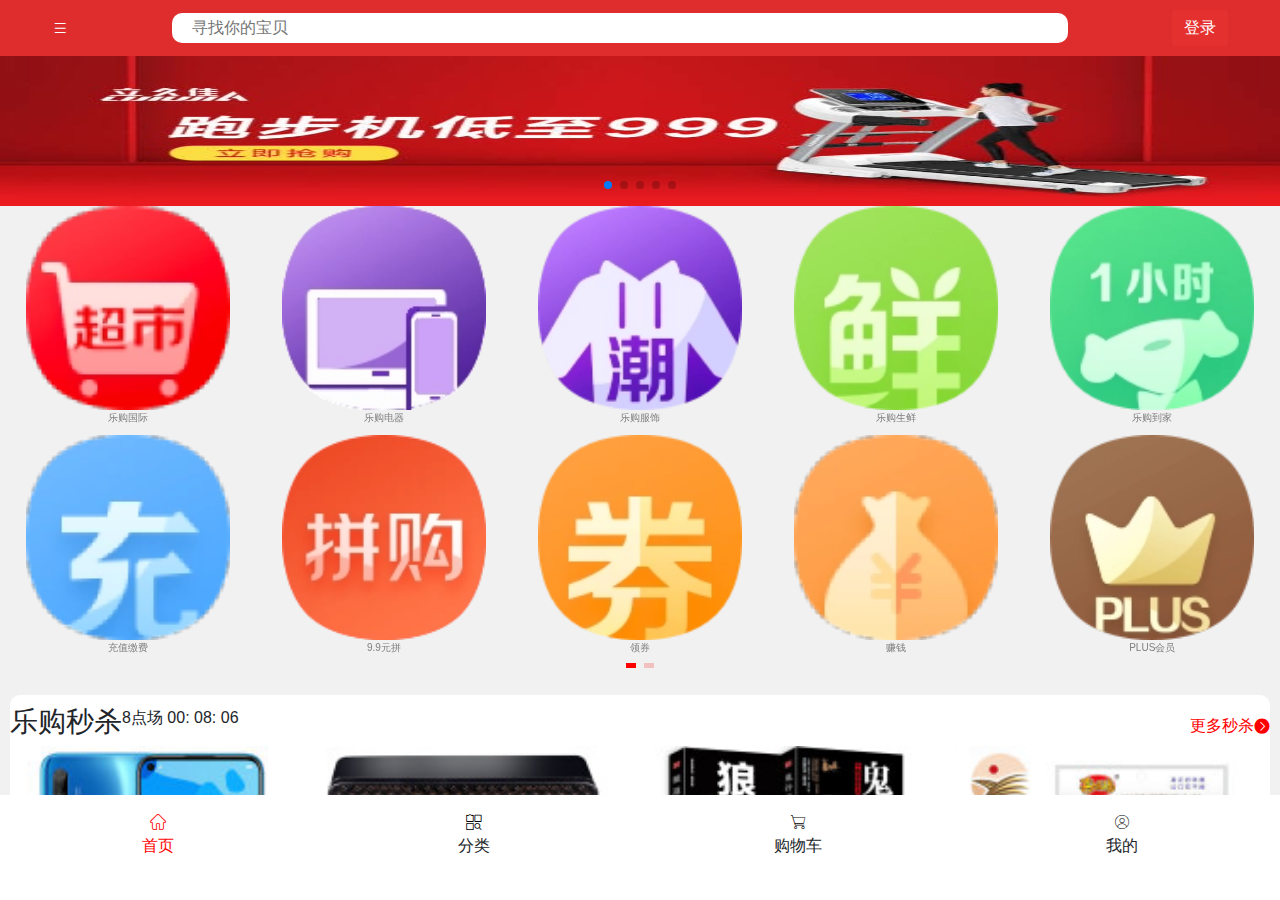
<file: index.html>
<!DOCTYPE html>
<html lang="en">

<head>
    <meta charset="UTF-8">
    <meta name="viewport" content="width=device-width, initial-scale=1.0">
    <meta http-equiv="X-UA-Compatible" content="ie=edge">
    <title>首页</title>
    <!-- 引入reset.css -->
    <link rel="stylesheet" href="./css/reset.css">
    <!-- common -->
    <link rel="stylesheet" href="./css/common.css">
    <!-- swiper.min.css -->
    <link rel="stylesheet" href="./lib/swiper5/css/swiper.min.css">
    <!-- inconfont.css -->
    <link rel="stylesheet" href="./lib/iconfont/iconfont.css">
    <!-- index.css -->
    <link rel="stylesheet" href="./css/index.css">
    <link rel="stylesheet" href="./lib/bootstrap.min - 副本.css">
</head>

<body>
    <!-- 头部 -->
    <header>
        <div>
            <!-- <img src="./image/more.svg" alt=""> -->
            <span class="iconfont icon-caidan"></span>
            <input type="search" name="" id="" placeholder="寻找你的宝贝">
            <!-- <a href="#" class="btn btn-primary" data-toggle="modal" data-target="#exampleModalScrollable">登录 -->
                <!-- Button trigger modal -->
                <button type="button" class="btn btn-primary" data-toggle="modal" data-target="#staticBackdrop">
                 登录
                </button>



                <div class="modal fade" id="staticBackdrop" data-backdrop="static" tabindex="-1" role="dialog"
                    aria-labelledby="staticBackdropLabel" aria-hidden="true">
                    <div class="modal-dialog" role="document">
                        <div class="modal-content">
                            <div class="modal-header">
                                <!-- <h5 class="modal-title" id="staticBackdropLabel">Modal title</h5> </a> -->
                                <button type="button" class="close" data-dismiss="modal" aria-label="Close">
                                    <span aria-hidden="true">&times;</span>
                                </button>
                            </div>
                            <form id="form1" action="">
                                <p>用户名</p>
                                <input type="text">
                                <p>密码</p>
                                <input type="text">
                            </form>
                            <div class="modal-footer">
                                <button type="button" class="btn btn-secondary" data-dismiss="modal">关闭</button>
                                <button type="button" class="btn btn-primary">登录</button>
                            </div>
                        </div>
                    </div>
                </div>

           
        </div>
    </header>
    <!-- 内容 -->
    <main>
        <!-- Swiper 图片 -->

        <div class="swiper-container swiper1 nav">
            <div class="swiper-wrapper">
                <div class="swiper-slide">
                    <img src="./image/banner02.dpg" alt="">
                </div>
                <div class="swiper-slide">
                    <img src="./image/banner03.jpg" alt="">
                </div>
                <div class="swiper-slide">
                    <img src="./image/banner04.dpg" alt="">
                </div>
                <div class="swiper-slide">
                    <img src="./image/banner05.dpg" alt="">
                </div>
                <div class="swiper-slide">
                    <img src="./image/banner06.dpg" alt="">
                </div>
            </div>
            <div class="swiper-pagination"></div>
        </div>
        <!-- 菜单栏 滚动-->
        <div class="out-mune">
            <div class="swiper-container swiper2 nav">
                <div class="swiper-wrapper">
                    <div class="swiper-slide">
                        <ul class="nav-container">
                            <li class="nav-item">
                                <a href="#">
                                    <img src="./image/nav-icon-01.webp" alt="">
                                    <span>乐购国际</span>
                                </a>
                            </li>
                            <li class="nav-item">
                                <a href="#">
                                    <img src="./image/nav-icon-02.webp" alt="">
                                    <span>乐购电器</span>
                                </a>
                            </li>
                            <li class="nav-item">
                                <a href="#">
                                    <img src="./image/nav-icon-03.webp" alt="">
                                    <span>乐购服饰</span>
                                </a>
                            </li>
                            <li class="nav-item">
                                <a href="#">
                                    <img src="./image/nav-icon-04.webp" alt="">
                                    <span>乐购生鲜</span>
                                </a>
                            </li>
                            <li class="nav-item">
                                <a href="#">
                                    <img src="./image/nav-icon-05.webp" alt="">
                                    <span>乐购到家</span>
                                </a>
                            </li>
                        </ul>
                        <ul class="nav-container">
                            <li class="nav-item">
                                <a href="#">
                                    <img src="./image/nav-icon-06.webp" alt="">
                                    <span>充值缴费</span>
                                </a>
                            </li>
                            <li class="nav-item">
                                <a href="#">
                                    <img src="./image/nav-icon-07.webp" alt="">
                                    <span>9.9元拼</span>
                                </a>
                            </li>
                            <li class="nav-item">
                                <a href="#">
                                    <img src="./image/nav-icon-08.webp" alt="">
                                    <span>领券</span>
                                </a>
                            </li>
                            <li class="nav-item">
                                <a href="#">
                                    <img src="./image/nav-icon-09.webp" alt="">
                                    <span>赚钱</span>
                                </a>
                            </li>
                            <li class="nav-item">
                                <a href="#">
                                    <img src="./image/nav-icon-10.webp" alt="">
                                    <span>PLUS会员</span>
                                </a>
                            </li>

                        </ul>
                    </div>

                    <div class="swiper-slide">
                        <ul class="nav-container">
                            <li class="nav-item">
                                <a href="#">
                                    <img src="./image/nav-icon-11.webp" alt="">
                                    <span>乐购国际</span>
                                </a>
                            </li>
                            <li class="nav-item">
                                <a href="#">
                                    <img src="./image/nav-icon-12.webp" alt="">
                                    <span>乐购拍卖</span>
                                </a>
                            </li>
                            <li class="nav-item">
                                <a href="#">
                                    <img src="./image/nav-icon-13.webp" alt="">
                                    <span>唯品会</span>
                                </a>
                            </li>
                            <li class="nav-item">
                                <a href="#">
                                    <img src="./image/nav-icon-14.webp" alt="">
                                    <span>玩3c</span>
                                </a>
                            </li>
                            <li class="nav-item">
                                <a href="#">
                                    <img src="./image/nav-icon-15.webp" alt="">
                                    <span>沃尔玛</span>
                                </a>
                            </li>

                        </ul>
                        <ul class="nav-container">
                            <li class="nav-item">
                                <a href="#">
                                    <img src="./image/nav-icon-16.webp" alt="">
                                    <span>美妆馆</span>
                                </a>
                            </li>
                            <li class="nav-item">
                                <a href="#">
                                    <img src="./image/nav-icon-17.webp" alt="">
                                    <span>乐购旅行</span>
                                </a>
                            </li>
                            <li class="nav-item">
                                <a href="#">
                                    <img src="./image/nav-icon-18.webp" alt="">
                                    <span>拍拍二手</span>
                                </a>
                            </li>
                            <li class="nav-item">
                                <a href="#">
                                    <img src="./image/nav-icon-19.webp" alt="">
                                    <span>物流查询</span>
                                </a>
                            </li>
                            <li class="nav-item">
                                <a href="#">
                                    <img src="./image/nav-icon-20.webp" alt="">
                                    <span>全部</span>
                                </a>
                            </li>

                        </ul>
                    </div>

                </div>
                <div class="swiper-pagination"></div>
            </div>

        </div>
        <!-- 乐购秒杀 -->
        <div class="out-sec">
            <div class="seckill">
                <div class="time">
                    <h3>乐购秒杀</h3>
                    <p>
                        <span>8点场</span>
                        <span>00:</span>
                        <span>08:</span>
                        <span>06</span>
                    </p>
                    <a href="#">更多秒杀<span class="iconfont icon-youjiantou-tianchong"></span></a>
                </div>
                <ul>
                    <li><a href="#"><img src="./image/seckill-img01.dpg" alt=""></a>
                        <p><span class="c-red">￥1699</span><del>￥2699</del></p>
                    </li>
                    <li>
                        <a href="#"><img src="./image/seckill-img02.dpg" alt=""></a>
                        <p><span class="c-red">￥1699</span><del>￥2699</del></p>
                    </li>
                    <li> <a href="#"><img src="./image/seckill-img03.dpg" alt=""></a>
                        <p><span class="c-red">￥1699</span><del>￥2699</del></p>
                    </li>
                    <li> <a href="#"><img src="./image/seckill-img04.dpg" alt=""></a>
                        <p><span class="c-red">￥1699</span><del>￥2699</del></p>
                    </li>
                </ul>
            </div>
            <!-- 新人 -->
            <p class="new">
                <a href="#"><img src="./image/new-user01.dpg" alt=""></a>
                <a href="#"><img src="./image/new-user02.dpg" alt=""></a>
            </p>
            <!-- 每日逛 -->
            <p class="tit-img">
                <img src="./image/daily-shopping-title-img.dpg" alt="">
            </p>
            <div class="day-cont">
                <ul>
                    <li>
                        <h4>免息星球</h4>
                        <span>白条免息购</span>
                        <a href="#"><img src="./image/daily-shopping-img01.dpg" alt=""></a>
                    </li>
                    <li>
                        <h4>免息星球</h4>
                        <span>白条免息购</span>
                        <a href="#"><img src="./image/daily-shopping-img02.dpg" alt=""></a>
                    </li>
                    <li>
                        <h4>免息星球</h4>
                        <span>白条免息购</span>
                        <a href="#"><img src="./image/daily-shopping-img03.dpg" alt=""></a>
                    </li>
                    <li>
                        <h4>免息星球</h4>
                        <span>白条免息购</span>
                        <a href="#"><img src="./image/daily-shopping-img04.dpg" alt=""></a>
                    </li>
                    <li>
                        <h4>免息星球</h4>
                        <span>白条免息购</span>
                        <a href="#"><img src="./image/daily-shopping-img05.dpg" alt=""></a>
                    </li>
                    <li>
                        <h4>免息星球</h4>
                        <span>白条免息购</span>
                        <a href="#"><img src="./image/daily-shopping-img06.dpg" alt=""></a>
                    </li>
                    <li>
                        <h4>免息星球</h4>
                        <span>白条免息购</span>
                        <a href="#"><img src="./image/daily-shopping-img07.dpg" alt=""></a>
                    </li>
                    <li>
                        <h4>免息星球</h4>
                        <span>白条免息购</span>
                        <a href="#"><img src="./image/daily-shopping-img08.dpg" alt=""></a>
                    </li>
                </ul>
            </div>
            <!-- 乐购快报 -->
            <!-- <div class="bulletin ">
                <h4>乐购快报</h4>
                <div class="bull-cont">

                    <div class="swiper-container swiper3 nav">
                        <div class="swiper-wrapper">
                            <div class="swiper-slide">
                                <span>HTO01</span>
                                学习烘焙很简单 入门工具要必备哈哈哈哈哈哈哈
                            </div>
                            <div class="swiper-slide">
                                <span>HTO02</span>
                                学习烘焙很简单 入门工具要必备哈哈哈哈哈哈哈
                            </div>
                            <div class="swiper-slide">
                                <span>HTO03</span>
                                学习烘焙很简单 入门工具要必备哈哈哈哈哈哈哈
                            </div>




                        </div>
                    </div>


                </div>
                <a href="#">|更多</a>
            </div> -->

            <div class="bulletion">
                <div class="bulletion-title">
                    乐购快报
                </div>
                <div class="bulletion-content">
                    <div class="swiper-container swiper3">
                        <div class="swiper-wrapper">
                            <div class="swiper-slide">
                                <span>HOT01</span>
                                学习烘焙很简单 入门工具要必备哈哈哈哈哈哈哈
                            </div>
                            <div class="swiper-slide">
                                <span>HOT02</span>
                                学习烘焙很简单 入门工具要必备哈哈哈哈哈哈哈
                            </div>
                            <div class="swiper-slide">
                                <span>HOT03</span>
                                学习烘焙很简单 入门工具要必备哈哈哈哈哈哈哈
                            </div>
                        </div>
                    </div>
                </div>

                <div class="bulletion-more">
                    |更多
                </div>
            </div>
            <!-- 为你推荐 -->
            <div class="re-img"><img src="./image/recommend-title-img.png" alt=""></div>

            <!-- product -->
            <ul class="product">
                <li>
                    <a href="#">
                        <img src="./image/recommend-list-img01.webp" alt="">
                    </a>
                    <p class="pr-text">
                        野狼军表钢带手表男士机械表 瑞士原装机械机芯 防水透底潜水表双历夜光
                        商务男士蓝黑綠水鬼手表V5.1 本色蓝面款-蓝光（晒单赠尼龙表带）
                    </p>
                    <p class="price">
                        <span class="c-red">￥3888</span>
                        <span class="similarity">找相似</span>
                    </p>
                </li>
                <li>
                    <a href="#">
                        <img src="./image/recommend-list-img02.webp" alt="">
                    </a>
                    <p class="pr-text">
                        野狼军表钢带手表男士机械表 瑞士原装机械机芯 防水透底潜水表双历夜光
                        商务男士蓝黑綠水鬼手表V5.1 本色蓝面款-蓝光（晒单赠尼龙表带）
                    </p>
                    <p class="price">
                        <span class="c-red">￥3888</span>
                        <span class="similarity">找相似</span>
                    </p>
                </li>
                <li>
                    <a href="#">
                        <img src="./image/recommend-list-img03.webp" alt="">
                    </a>
                    <p class="pr-text">
                        野狼军表钢带手表男士机械表 瑞士原装机械机芯 防水透底潜水表双历夜光
                        商务男士蓝黑綠水鬼手表V5.1 本色蓝面款-蓝光（晒单赠尼龙表带）
                    </p>
                    <p class="price">
                        <span class="c-red">￥3888</span>
                        <span class="similarity">找相似</span>
                    </p>
                </li>
                <li>
                    <a href="#">
                        <img src="./image/recommend-list-img04.webp" alt="">
                    </a>
                    <p class="pr-text">
                        野狼军表钢带手表男士机械表 瑞士原装机械机芯 防水透底潜水表双历夜光
                        商务男士蓝黑綠水鬼手表V5.1 本色蓝面款-蓝光（晒单赠尼龙表带）
                    </p>
                    <p class="price">
                        <span class="c-red">￥3888</span>
                        <span class="similarity">找相似</span>
                    </p>
                </li>
                <li>
                    <a href="#">
                        <img src="./image/recommend-list-img05.webp" alt="">
                    </a>
                    <p class="pr-text">
                        野狼军表钢带手表男士机械表 瑞士原装机械机芯 防水透底潜水表双历夜光
                        商务男士蓝黑綠水鬼手表V5.1 本色蓝面款-蓝光（晒单赠尼龙表带）
                    </p>
                    <p class="price">
                        <span class="c-red">￥3888</span>
                        <span class="similarity">找相似</span>
                    </p>
                </li>
                <li>
                    <a href="#">
                        <img src="./image/recommend-list-img06.webp" alt="">
                    </a>
                    <p class="pr-text">
                        野狼军表钢带手表男士机械表 瑞士原装机械机芯 防水透底潜水表双历夜光
                        商务男士蓝黑綠水鬼手表V5.1 本色蓝面款-蓝光（晒单赠尼龙表带）
                    </p>
                    <p class="price">
                        <span class="c-red">￥3888</span>
                        <span class="similarity">找相似</span>
                    </p>
                </li>
            </ul>

            <!-- 底线 -->
            <div class="bottom-line">
                <div class="b-line"></div>
                <div>我也是有底线的</div>
                <div class="b-line"></div>
            </div>
        </div>
    </main>
    <!-- 页脚 -->
    <footer>
        <ul>
            <li class="cur">
                <a class="cur" href="./index.html"> <span class="iconfont icon-ziyuan"></span>

                </a>
                <p>首页</p>
            </li>
            <li>
                <a href="./classify.html"> <span class="iconfont icon-fenlei"></span>

                </a>
                <p>分类</p>
            </li>
            <li>
                <a href="./shop-car.html"><span class="iconfont icon-gouwuche"></span>

                </a>
                <p>购物车</p>
            </li>
            <li>
                <a href="./my.html"><span class="iconfont icon-wode"></span>

                </a>
                <p>我的</p>
            </li>
        </ul>

    </footer>
</body>

</html>
<!-- jq -->

<script src="./lib/jquery.js"></script>
<script src="./js/common.js"></script>


<script src="./lib/popper.min - 副本.js"></script>
<script src="./lib/bootstrap.min - 副本.js"></script>
<!-- swiper.min.js -->
<script src="./lib/swiper5/js/swiper.min.js"></script>
<!-- index.js -->
<script src="./js/index.js"></script>
</file>
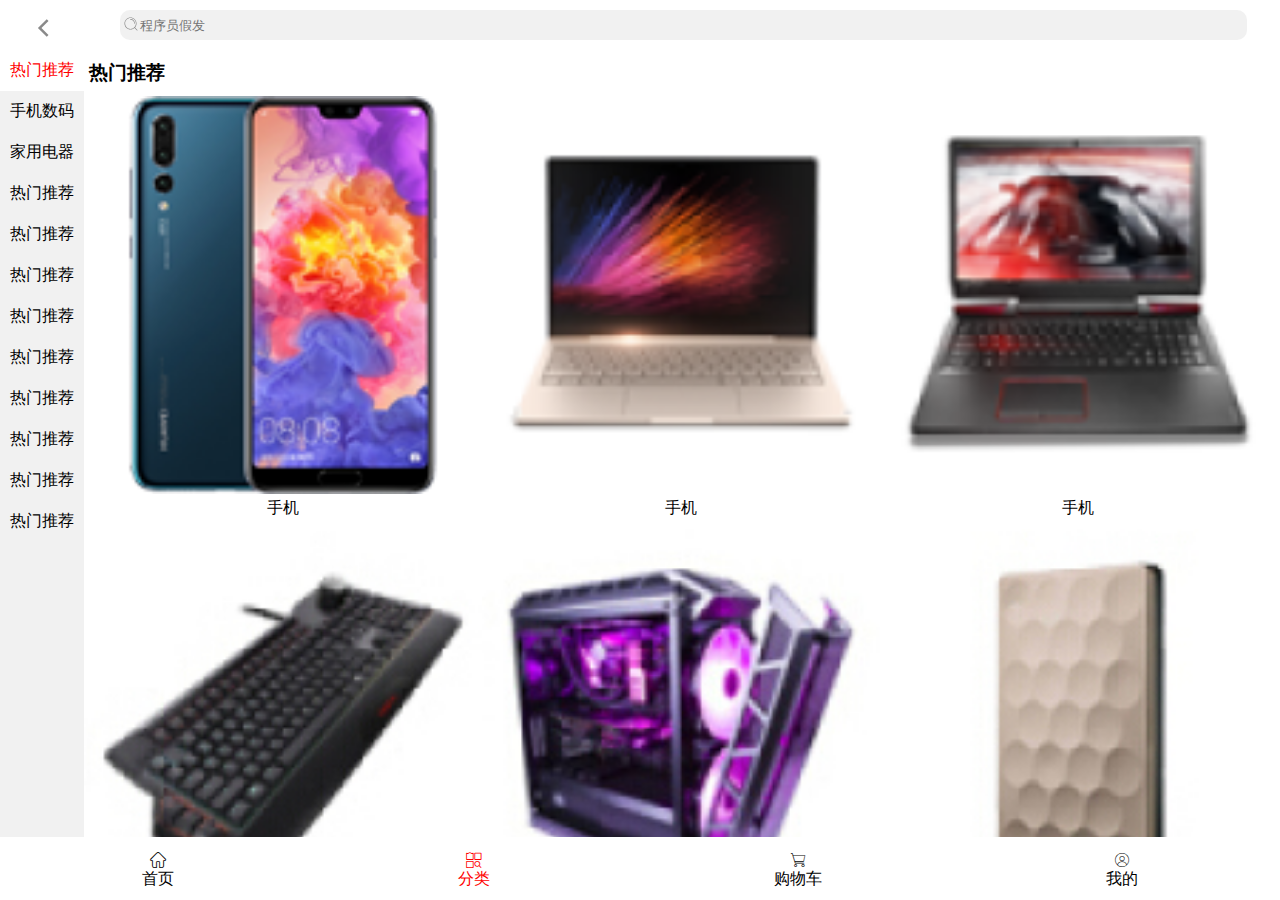
<file: classify.html>
<!DOCTYPE html>
<html lang="en">

<head>
    <meta charset="UTF-8">
    <meta name="viewport" content="width=device-width, initial-scale=1.0">
    <meta http-equiv="X-UA-Compatible" content="ie=edge">
    <title>分类</title>
    <!-- 引入reset.css -->
    <link rel="stylesheet" href="./css/reset.css">
    <!-- common -->
    <link rel="stylesheet" href="./css/common.css">

    <!-- inconfont.css -->
    <link rel="stylesheet" href="./lib/iconfont/iconfont.css">
    <!-- classify.css -->
    <link rel="stylesheet" href="./css/classify.css">
</head>

<body>
    <!-- 头部 -->
    <header>
        <div>
            <img src="./image/left.svg" alt="">

            <input type="search" name="" id="" placeholder="程序员假发">
        </div>
    </header>
    <!-- main -->
    <main class="main">
        <ul class="left">
            <li class="active">
                <a class="active1" href="#list1">热门推荐</a>
            </li>
            <li>
                <a href="#list2">手机数码</a>
            </li>
            <li> <a href="#list3">家用电器</a></li>
            <li> <a href="#">热门推荐</a></li>
            <li> <a href="#">热门推荐</a></li>
            <li> <a href="#">热门推荐</a></li>
            <li> <a href="#">热门推荐</a></li>
            <li> <a href="#">热门推荐</a></li>
            <li> <a href="#">热门推荐</a></li>
            <li> <a href="#">热门推荐</a></li>
            <li> <a href="#">热门推荐</a></li>
            <li> <a href="#">热门推荐</a></li>
        </ul>
        <div class="right">

            <div id="list1" class="active2">
                <h3>热门推荐</h3>
                <ul>
                    <li>
                        <a href="#"><img src="./image/cagegory-img01.png" alt=""></a>
                        <span>手机</span>

                    </li>
                    <li><a href="#"><img src="./image/cagegory-img02.png" alt=""></a>
                        <span>手机</span></li>
                    <li><a href="#"><img src="./image/cagegory-img03.png" alt=""></a>
                        <span>手机</span></li>
                    <li><a href="#"><img src="./image/cagegory-img04.png" alt=""></a>
                        <span>手机</span></li>
                    <li><a href="#"><img src="./image/cagegory-img05.png" alt=""></a>
                        <span>手机</span></li>
                    <li><a href="#"><img src="./image/cagegory-img06.png" alt=""></a>
                        <span>手机</span></li>
                    <li><a href="#"><img src="./image/cagegory-img07.png" alt=""></a>
                        <span>手机</span></li>
                    <li><a href="#"><img src="./image/cagegory-img08.png" alt=""></a>
                        <span>手机</span></li>
                    <li><a href="#"><img src="./image/cagegory-img09.png" alt=""></a>
                        <span>手机</span></li>
                </ul>


            </div>

            <div id="list2">
                <h3>手机数码</h3>
                <ul>
                    <li>
                        <a href="#"><img src="./image/cagegory-img01.png" alt=""></a>
                        <span>手机</span>

                    </li>
                    <li><a href="#"><img src="./image/cagegory-img02.png" alt=""></a>
                        <span>手机</span></li>
                    <li><a href="#"><img src="./image/cagegory-img03.png" alt=""></a>
                        <span>手机</span></li>
                    <li><a href="#"><img src="./image/cagegory-img04.png" alt=""></a>
                        <span>手机</span></li>
                    <li><a href="#"><img src="./image/cagegory-img05.png" alt=""></a>
                        <span>手机</span></li>
                    <li><a href="#"><img src="./image/cagegory-img06.png" alt=""></a>
                        <span>手机</span></li>
                    <li><a href="#"><img src="./image/cagegory-img07.png" alt=""></a>
                        <span>手机</span></li>
                    <li><a href="#"><img src="./image/cagegory-img08.png" alt=""></a>
                        <span>手机</span></li>
                    <li><a href="#"><img src="./image/cagegory-img09.png" alt=""></a>
                        <span>手机</span></li>
                </ul>

            </div>

            <div id="list3">
                <h3>家用电器</h3>
                <ul>
                    <li>
                        <a href="#"><img src="./image/cagegory-img01.png" alt=""></a>
                        <span>手机</span>

                    </li>
                    <li><a href="#"><img src="./image/cagegory-img02.png" alt=""></a>
                        <span>手机</span></li>
                    <li><a href="#"><img src="./image/cagegory-img03.png" alt=""></a>
                        <span>手机</span></li>
                    <li><a href="#"><img src="./image/cagegory-img04.png" alt=""></a>
                        <span>手机</span></li>
                    <li><a href="#"><img src="./image/cagegory-img05.png" alt=""></a>
                        <span>手机</span></li>
                    <li><a href="#"><img src="./image/cagegory-img06.png" alt=""></a>
                        <span>手机</span></li>
                    <li><a href="#"><img src="./image/cagegory-img07.png" alt=""></a>
                        <span>手机</span></li>
                    <li><a href="#"><img src="./image/cagegory-img08.png" alt=""></a>
                        <span>手机</span></li>
                    <li><a href="#"><img src="./image/cagegory-img09.png" alt=""></a>
                        <span>手机</span></li>
                </ul>

            </div>

        </div>
    </main>

    <!-- 页脚 -->
    <footer>
        <ul>
            <li>
                <a  href="./index.html"> <span class="iconfont icon-ziyuan"></span>

                </a>
                <p>首页</p>
            </li>
            <li class="cur">
                <a class="cur" href="./classify.html" > <span class="iconfont icon-fenlei"></span>

                </a>
                <p>分类</p>
            </li>
            <li>
                <a href="./shop-car.html"><span class="iconfont icon-gouwuche"></span>

                </a>
                <p>购物车</p>
            </li>
            <li>
                <a href="./my.html"><span class="iconfont icon-wode"></span>

                </a>
                <p>我的</p>
            </li>
        </ul>

    </footer>
</body>

</html>
<script src="./lib/jquery.js"></script>
<script src="./js/common.js"></script>
<script src="./js/classify.js"></script>
</file>
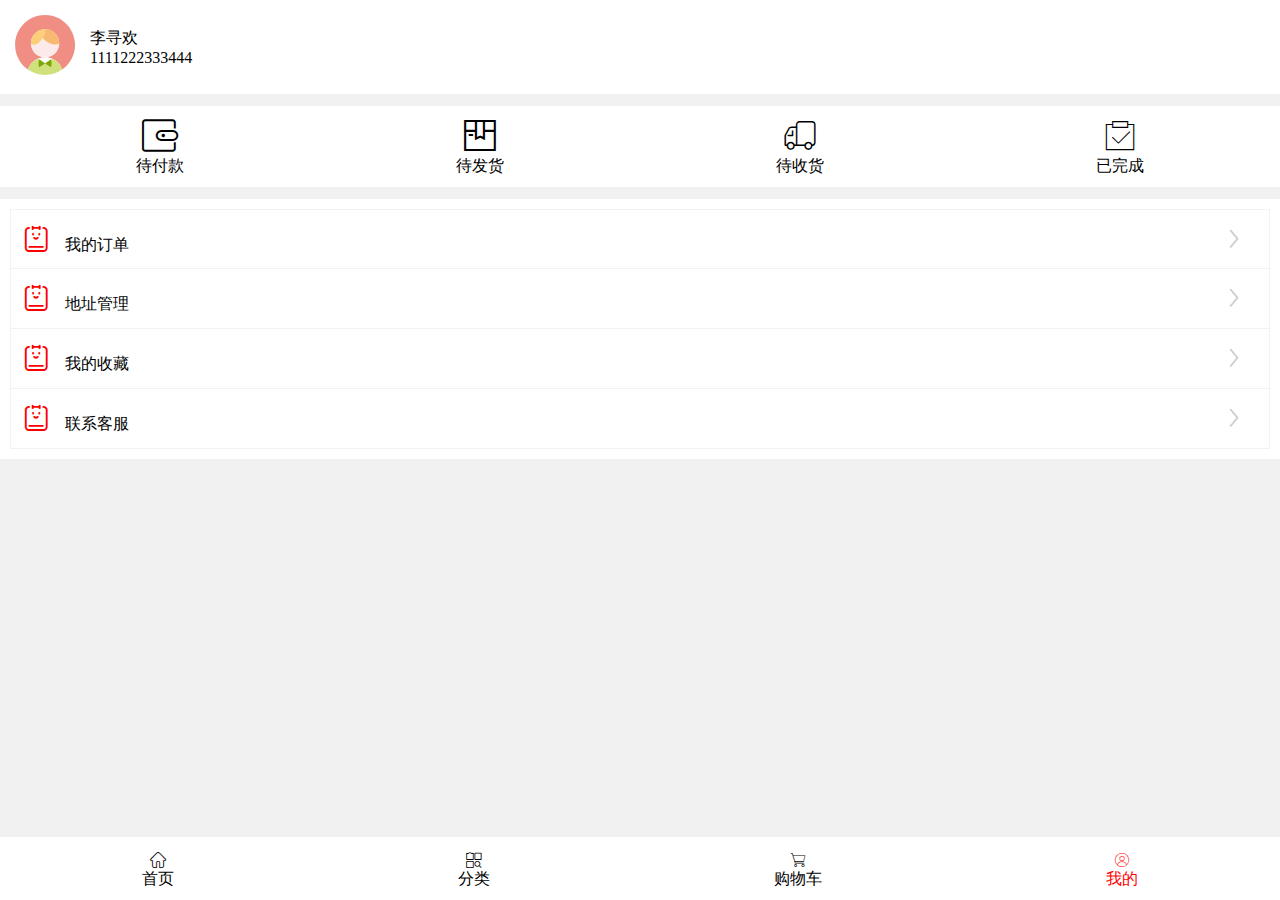
<file: my.html>
<!DOCTYPE html>
<html lang="en">

<head>
    <meta charset="UTF-8">
    <meta name="viewport" content="width=device-width, initial-scale=1.0">
    <meta http-equiv="X-UA-Compatible" content="ie=edge">
    <title>我的</title>
    <!-- 引入reset.css -->
    <link rel="stylesheet" href="./css/reset.css">
    <!-- common -->
    <link rel="stylesheet" href="./css/common.css">
    <!-- swiper.min.css -->
    <!-- <link rel="stylesheet" href="./lib/swiper5/css/swiper.min.css"> -->
    <!-- inconfont.css -->
    <link rel="stylesheet" href="./lib/iconfont/iconfont.css">
    <!-- index.css -->
    <link rel="stylesheet" href="./css/my.css">
</head>

<body>

    <main>

        <div class="my-head">
            <div class="img-box"><img src="./image/avatar.svg" alt=""></div>
            <div class="my-msg">
                <p>李寻欢</p>
                <p>1111222333444</p>
            </div>
        </div>

        <div>
            <ul class="my-sever">
                <li>
                    <a href="./shop-car.html">
                        <span class="iconfont icon-daifukuan"></span>
                        <span>
                            待付款
                        </span>
                    </a>

                </li>
                <li> <a href="./shop-car.html">
                        <span class="iconfont icon-daifahuo"></span>
                        <span>
                            待发货
                        </span>
                    </a></li>
                <li> <a href="./shop-car.html">
                        <span class="iconfont icon-daishouhuo-"></span>
                        <span>
                            待收货
                        </span>
                    </a></li>
                <li> <a href="./shop-car.html">
                        <span class="iconfont icon-yiwancheng"></span>
                        <span>
                            已完成
                        </span>
                    </a></li>
            </ul>
        </div>

        <div>
            <ul class="my-order">
                <li>
                    <p>
                        <span class="iconfont icon-shouye"></span>
                        <span>我的订单</span>
                    </p>
                    <span class="iconfont icon-youjiantou "></span>
                </li>
                <li>
                    <p>
                        <span class="iconfont icon-shouye"></span>
                        <span>地址管理</span>
                    </p>
                    <span class="iconfont icon-youjiantou "></span>
                </li>
                <li>
                    <p>
                        <span class="iconfont icon-shouye"></span>
                        <span>我的收藏</span>
                    </p>
                    <span class="iconfont icon-youjiantou "></span>
                </li>
                <li>
                    <p>
                        <span class="iconfont icon-shouye"></span>
                        <span>联系客服</span>
                    </p>
                    <span class="iconfont icon-youjiantou "></span>
                </li>
            </ul>
        </div>

    </main>











    <!-- 页脚 -->
    <footer>
        <ul>
            <li>
                <a href="./index.html"> <span class="iconfont icon-ziyuan"></span>

                </a>
                <p>首页</p>
            </li>
            <li>
                <a href="./classify.html"> <span class="iconfont icon-fenlei"></span>

                </a>
                <p>分类</p>
            </li>
            <li>
                <a href="./shop-car.html"><span class="iconfont icon-gouwuche"></span>

                </a>
                <p>购物车</p>
            </li>
            <li class="cur">
                <a class="cur" href="./my.html"><span class="iconfont icon-wode"></span>

                </a>
                <p>我的</p>
            </li>
        </ul>

    </footer>
</body>

</html>
<!-- jq -->

<script src="./lib/jquery.js"></script>
<script src="./js/common.js"></script>
</file>
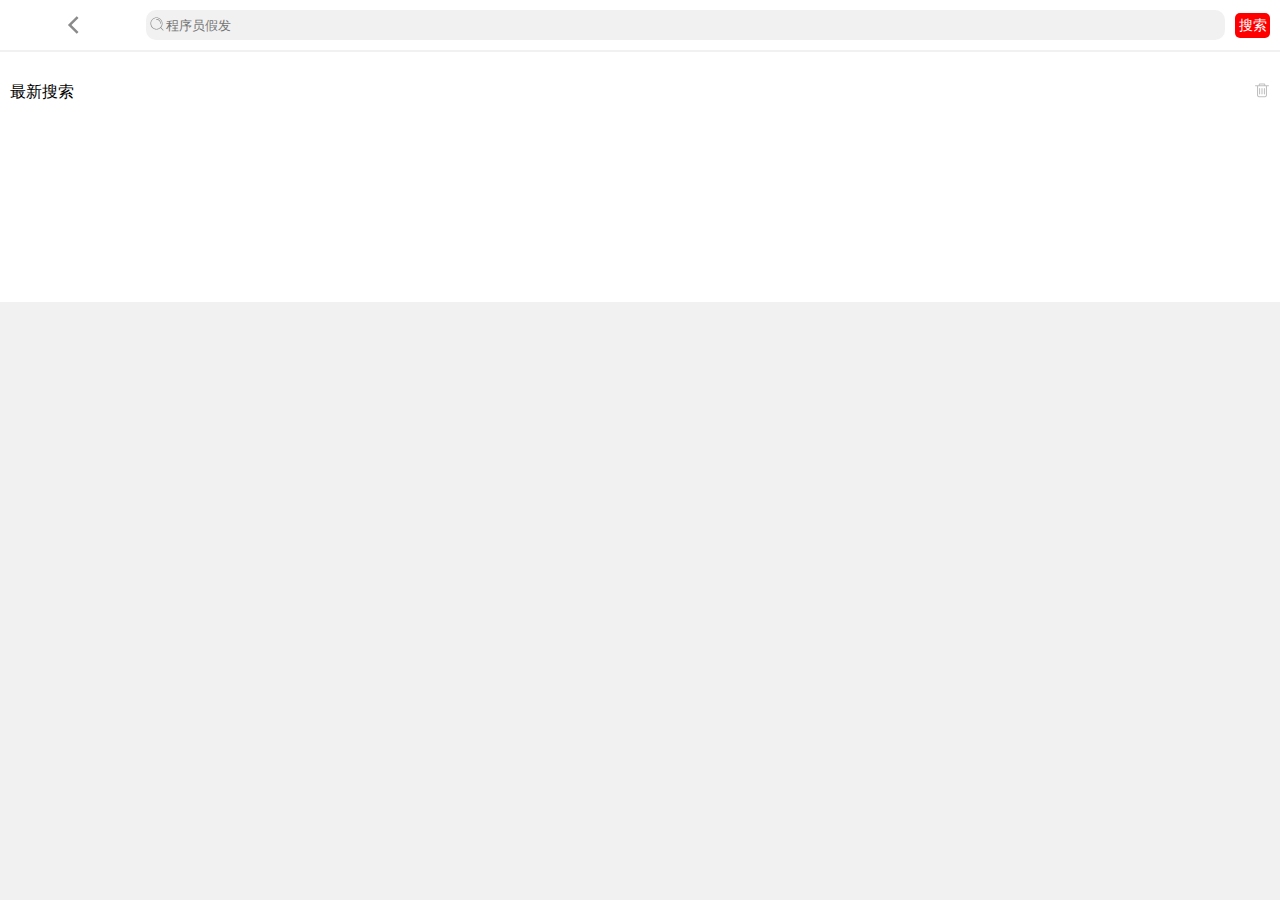
<file: search.html>
<!DOCTYPE html>
<html lang="en">

<head>
    <meta charset="UTF-8">
    <meta name="viewport" content="width=device-width, initial-scale=1.0">
    <meta http-equiv="X-UA-Compatible" content="ie=edge">
    <title>搜索</title>
    <!-- 引入reset.css -->
    <link rel="stylesheet" href="./css/reset.css">
    <!-- common -->
    <link rel="stylesheet" href="./css/common.css">

    <!-- inconfont.css -->
    <link rel="stylesheet" href="./lib/iconfont/iconfont.css">
    <!-- search.css -->
    <link rel="stylesheet" href="./css/search.css">
</head>

<body>
    <!-- 头部 -->
    <header>
        <div>
            <img src="./image/left.svg" alt="">
            <!-- <span class="iconfont icon-arrow-left" id="go-back"></!--> 
            <input type="search" name="" id="" placeholder="程序员假发">
            <a href="#">搜索</a>
        </div>
    </header>
    <main>
        <div class="search-text">
            <p class="seNew"><span>最新搜索</span>
                <span class="del"><img src="./image/del.svg" alt=""></span>
            </p>
        </div>

        <!-- 页面渲染 -->
        <ul id="va-list">

        </ul>

    </main>
</body>

</html>
<script src="./lib/jquery.js"></script>
<script src="./js/search.js"></script>
</file>
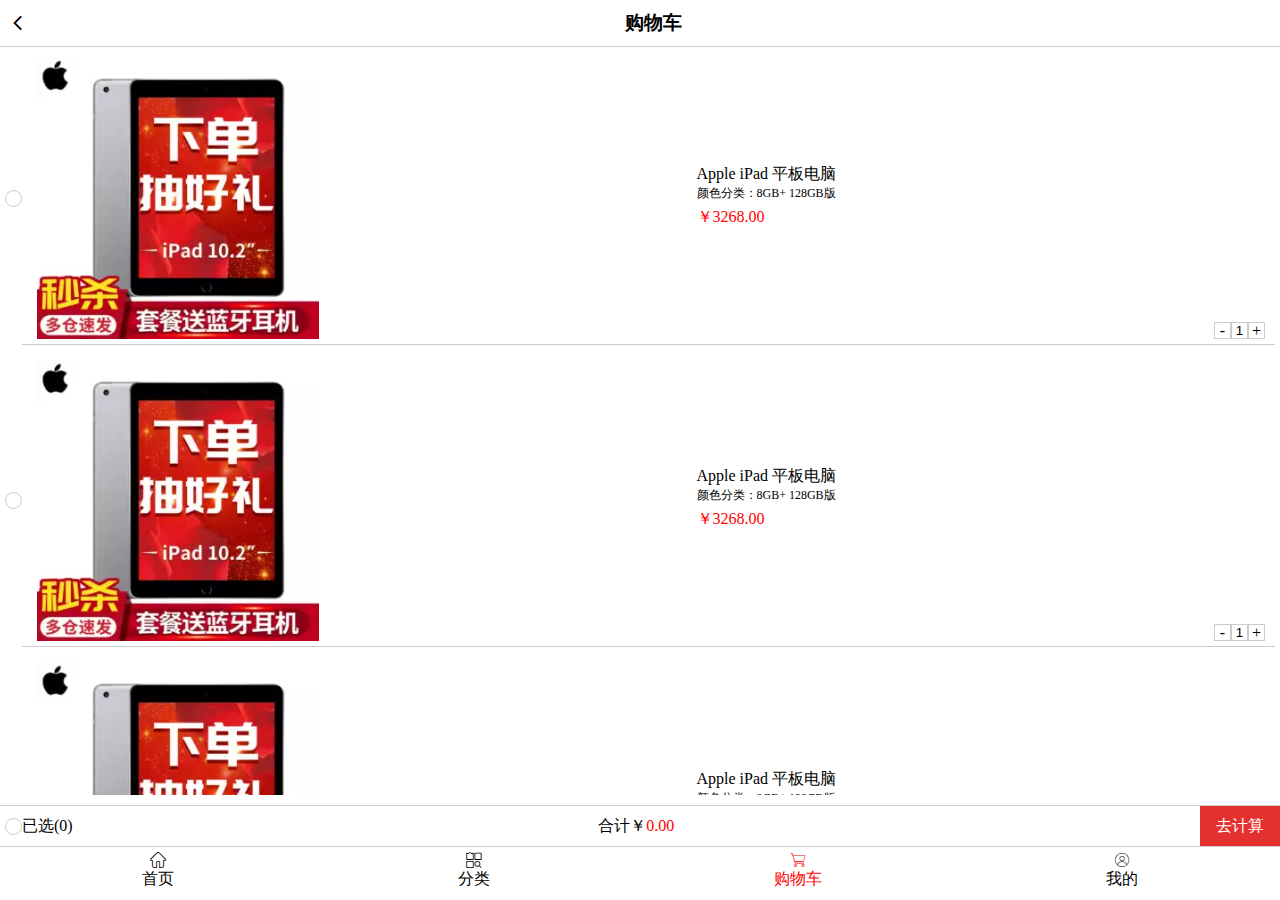
<file: shop-car.html>
<!DOCTYPE html>
<html lang="en">

<head>
    <meta charset="UTF-8">
    <meta name="viewport" content="width=device-width, initial-scale=1.0">
    <meta http-equiv="X-UA-Compatible" content="ie=edge">
    <title>购物车</title>
    <!-- 引入reset.css -->
    <link rel="stylesheet" href="./css/reset.css">
    <!-- common -->
    <link rel="stylesheet" href="./css/common.css">

    <!-- inconfont.css -->
    <link rel="stylesheet" href="./lib/iconfont/iconfont.css">
    <!-- shop-car.css -->
    <link rel="stylesheet" href="./css/shop-car.css">

</head>

<body>

    <!-- 头部 -->
    <header>
        <div>
            <span class="iconfont icon-arrow-left" id="go-back"></span>

            <h3>购物车</h3>
        </div>
    </header>

    <!-- 内容 -->
    <main>

        <ul class="main-ul">

            <li>
                <div class="check-box">
                    <label>
                        <input class="check" type="checkbox">
                        <span>√</span>
                    </label>

                </div>
                <div class="shop-cont">
                    <div class="shop-img"><img src="./image/shop-list-img01.webp" alt=""></div>
                    <div class="shop-text">
                        <p>Apple iPad 平板电脑</p>
                        <p>颜色分类：8GB+ 128GB版</p>
                        <p class=" c-red line30">￥<span class="price">3268.00</span> </p>
                    </div>
                    <div class="num">
                        <a href="#" class="re">-</a>
                        <input type="text" value="1"
                            onkeyup="if(this.value.length==1){this.value=this.value.replace(/[^1-9]/g,'')}else{this.value=this.value.replace(/\D/g,'')}"
                            onafterpaste="if(this.value.length==1){this.value=this.value.replace(/[^1-9]/g,'')}else{this.value=this.value.replace(/\D/g,'')}">
                        <a href="#" class="add">+</a>
                    </div>
                </div>
            </li>

            <li>
                <div class="check-box">
                    <label>
                        <input class="check" type="checkbox">
                        <span>√</span>
                    </label>

                </div>
                <div class="shop-cont">
                    <div class="shop-img"><img src="./image/shop-list-img01.webp" alt=""></div>
                    <div class="shop-text">
                        <p>Apple iPad 平板电脑</p>
                        <p>颜色分类：8GB+ 128GB版</p>
                        <p class=" c-red line30">￥<span class="price">3268.00</span> </p>
                    </div>
                    <div class="num">
                        <a href="#" class="re">-</a>
                        <input type="text" value="1"
                            onkeyup="if(this.value.length==1){this.value=this.value.replace(/[^1-9]/g,'')}else{this.value=this.value.replace(/\D/g,'')}"
                            onafterpaste="if(this.value.length==1){this.value=this.value.replace(/[^1-9]/g,'')}else{this.value=this.value.replace(/\D/g,'')}">
                        <a href="#" class="add">+</a>
                    </div>
                </div>
            </li>
            <li>
                <div class="check-box">
                    <label>
                        <input class="check" type="checkbox">
                        <span>√</span>
                    </label>

                </div>
                <div class="shop-cont">
                    <div class="shop-img"><img src="./image/shop-list-img01.webp" alt=""></div>
                    <div class="shop-text">
                        <p>Apple iPad 平板电脑</p>
                        <p>颜色分类：8GB+ 128GB版</p>
                        <p class=" c-red line30">￥<span class="price">3268.00</span> </p>
                    </div>
                    <div class="num">
                        <a href="#" class="re">-</a>
                        <input type="text" value="1"
                            onkeyup="if(this.value.length==1){this.value=this.value.replace(/[^1-9]/g,'')}else{this.value=this.value.replace(/\D/g,'')}"
                            onafterpaste="if(this.value.length==1){this.value=this.value.replace(/[^1-9]/g,'')}else{this.value=this.value.replace(/\D/g,'')}">
                        <a href="#" class="add">+</a>
                    </div>
                </div>
            </li>
            <li>
                <div class="check-box">
                    <label>
                        <input class="check" type="checkbox">
                        <span>√</span>
                    </label>

                </div>
                <div class="shop-cont">
                    <div class="shop-img"><img src="./image/shop-list-img01.webp" alt=""></div>
                    <div class="shop-text">
                        <p>Apple iPad 平板电脑</p>
                        <p>颜色分类：8GB+ 128GB版</p>
                        <p class="c-red line30">￥<span class="price">3268.00</span> </p>
                    </div>
                    <div class="num">
                        <a href="#" class="re">-</a>
                        <input class="count-num" type="text" value="1"
                            onkeyup="if(this.value.length==1){this.value=this.value.replace(/[^1-9]/g,'')}else{this.value=this.value.replace(/\D/g,'')}"
                            onafterpaste="if(this.value.length==1){this.value=this.value.replace(/[^1-9]/g,'')}else{this.value=this.value.replace(/\D/g,'')}">
                        <a href="#" class="add">+</a>
                    </div>
                </div>
            </li>
            <li>
                <div class="check-box">
                    <label>
                        <input class="check" type="checkbox">
                        <span>√</span>
                    </label>

                </div>
                <div class="shop-cont">
                    <div class="shop-img"><img src="./image/shop-list-img01.webp" alt=""></div>
                    <div class="shop-text">
                        <p>Apple iPad 平板电脑</p>
                        <p>颜色分类：8GB+ 128GB版</p>
                        <p class=" c-red line30">￥<span class="price">3268.00</span> </p>
                    </div>
                    <div class="num">
                        <a href="#" class="re">-</a>
                        <input type="text" value="1"
                            onkeyup="if(this.value.length==1){this.value=this.value.replace(/[^1-9]/g,'')}else{this.value=this.value.replace(/\D/g,'')}"
                            onafterpaste="if(this.value.length==1){this.value=this.value.replace(/[^1-9]/g,'')}else{this.value=this.value.replace(/\D/g,'')}">
                        <a href="#" class="add">+</a>
                    </div>
                </div>
            </li>
        </ul>



        <!-- 底线 -->
        <div class="bottom-line">
            <div class="b-line"></div>
            <div>我也是有底线的</div>
            <div class="b-line"></div>
        </div>
        </div>

    </main>



    <!-- 页脚 -->
    <footer>
        <div class="all">
            <div class="allcheck">
                <label>
                    <input class="check check2" type="checkbox">
                    <span>√</span>
                </label>
                已选(<span id="all-count">0</span>)
            </div>

            <div class="all-price">合计￥<span class="c-red" id="totalPrice">0.00</span></div>
            <div class="go-price">去计算</div>

        </div>



        <ul>
            <li>
                <a href="./index.html"> <span class="iconfont icon-ziyuan"></span>
                </a>
                <p>首页</p>
            </li>
            <li>
                <a href="./classify.html"> <span class="iconfont icon-fenlei"></span>

                </a>
                <p>分类</p>
            </li>
            <li class="cur">
                <a class="cur" href="./shop-car.html "><span class="iconfont icon-gouwuche "></span>

                </a>
                <p>购物车</p>
            </li>
            <li>
                <a href="./my.html"><span class="iconfont icon-wode"></span>

                </a>
                <p>我的</p>
            </li>
        </ul>


    </footer>
</body>

</html>
<script src="./lib/jquery.js"></script>
<script src="./js/common.js"></script>
<script src="./js/shop-car.js"></script>
</file>
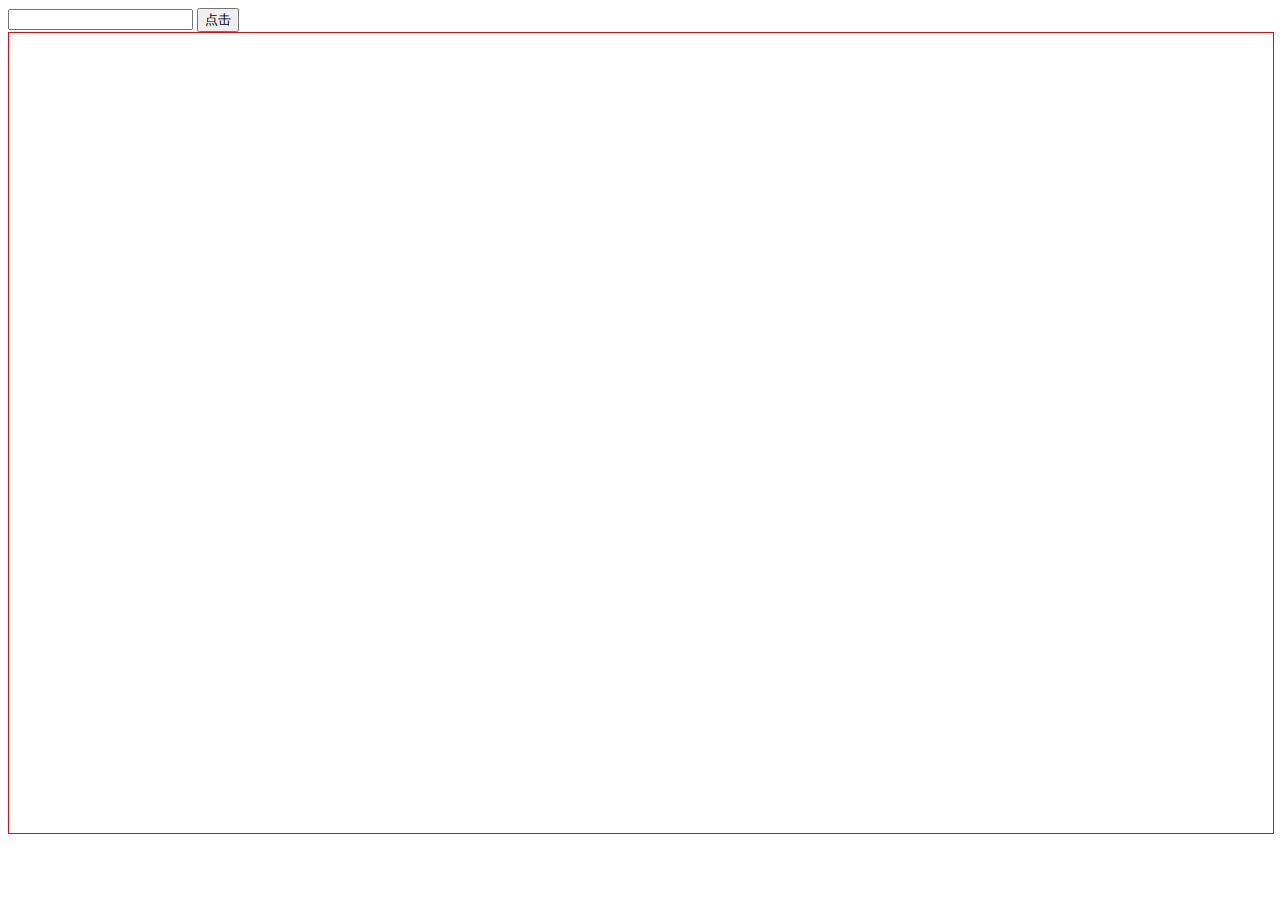
<file: 测试.html>
<!DOCTYPE html>
<html lang="en">

<head>
    <meta charset="UTF-8">
    <meta name="viewport" content="width=device-width, initial-scale=1.0">
    <meta http-equiv="X-UA-Compatible" content="ie=edge">
    <title>Document</title>
    <style>
        div {
            width: 100%;
            height: 800px;
            border: 1px solid red;
        }
    </style>
</head>

<body>
    <input type="search">
    <button id="btn">点击</button>

    <div id="text"></div>
</body>

</html>
<script src="./lib/jquery.js"></script>
<script src="./js/测试.js">


</script>
</file>
<file: css/common.css>
@charset "utf-8";

.c-red {
    color: red;
}


.line30{
    line-height: 30px;
}
* {
    margin: 0;
    padding: 0;
}

html,
body {
    height: 100%;
    display: flex;
    flex-direction: column;
}

header,
footer {
    /* height: 50px; */
    width: 100%;

}

main {
    flex: 1;
    overflow-y: scroll;
    background-color: #f1f1f1;
    flex-direction: column;

}

header {
    /* display: flex; */
    /* align-items: center; */
    padding: 10px 0;
    background-color: #df2d2d;
}

header>div {
    display: flex;
    justify-content: space-around;
    color: white;
    align-items: center;

}

header>div>span {
    font-size: 30px ;
}

/* header>div img {
    width: 10%;
    height: 30px ;
} */

header>div input {
    width: 70%;
    height: 30px;
    border-radius: 10px;
    text-indent: 20px;
    border: 0;
    outline: none;
   
}

header>div a {


    font-size: 20px;
    color: white;
}


/* footer */
footer {
    padding: 10px 0px;

}

footer img {
    width: 20px;
    height: 20px;
}

footer ul {
    display: flex;
    justify-content: space-around;
    margin-top: 5px;
}

footer ul>li>a {
    color: #000;
    display: flex;
    flex-direction: column;
    align-items: center;
}
.cur{
    color: red;
}
</file>
<file: lib/iconfont/iconfont.css>
@font-face {font-family: "iconfont";
  src: url('iconfont.eot?t=1585323217645'); /* IE9 */
  src: url('iconfont.eot?t=1585323217645#iefix') format('embedded-opentype'), /* IE6-IE8 */
  url('[data-uri]') format('woff2'),
  url('iconfont.woff?t=1585323217645') format('woff'),
  url('iconfont.ttf?t=1585323217645') format('truetype'), /* chrome, firefox, opera, Safari, Android, iOS 4.2+ */
  url('iconfont.svg?t=1585323217645#iconfont') format('svg'); /* iOS 4.1- */
}

.iconfont {
  font-family: "iconfont" !important;
  font-size: 16px;
  font-style: normal;
  -webkit-font-smoothing: antialiased;
  -moz-osx-font-smoothing: grayscale;
}

.icon-shanchu:before {
  content: "\e6a3";
}

.icon-shouye:before {
  content: "\e626";
}

.icon-lvsefenkaicankaoxianban-:before {
  content: "\e613";
}

.icon-youjiantou:before {
  content: "\e618";
}

.icon-shoucang:before {
  content: "\e627";
}

.icon-dizhi:before {
  content: "\e614";
}

.icon-daifukuan:before {
  content: "\e615";
}

.icon-xingzhuanggongnengtubiao-:before {
  content: "\e61d";
}

.icon-daifahuo:before {
  content: "\e706";
}

.icon-yiwancheng:before {
  content: "\e71e";
}

.icon-daishouhuo-:before {
  content: "\e616";
}

.icon-lianxiwomen:before {
  content: "\e617";
}

.icon-arrow-left:before {
  content: "\e645";
}

.icon-sousuo:before {
  content: "\e61c";
}

.icon-youjiantou-tianchong:before {
  content: "\e73d";
}

.icon-fenlei:before {
  content: "\e612";
}

.icon-wode:before {
  content: "\e666";
}

.icon-caidan:before {
  content: "\e609";
}

.icon-ziyuan:before {
  content: "\e60b";
}

.icon-gouwuche:before {
  content: "\e632";
}
</file>
<file: css/classify.css>
@charset "utf-8";

header {
    background-color: white;
}

header input {
    background: url(../image/search.svg)no-repeat;
    background-position: 3px 6px;
    background-color: #f1f1f1;
    width: 88% !important;

}


header img {
    width: 20px !important;
    height: 20px !important;
    margin-top: 5px;
}

/* main */
.main {
    width: 100%;
    display: flex;
    flex-direction: row;
}

.main .left {
    display: flex;
    flex-direction: column;
    /* overflow: scroll; */
}

.main .left>li {
    
    width: 100%;
    padding: 10px 10px;
    box-sizing: border-box;
}

.main .left>li.active {
    background-color: white;

}

.main .left>li>a.active1 {
    color: red;
}

.main .left>li>a {
    display: block;
    color: #000;
}

.main .right {
    flex: 1;
    width: 75%;
    background-color: white;
    overflow: scroll;

}

.main .right>div {
    width: 100%;
    display: none;
}
.main .right>div.active2{
    display: block;
}

.main .right h3 {
    margin-top: 10px;
    margin-left: 5px;
}

.main .right ul {
    width: 100%;
    display: flex;
    flex-wrap: wrap;
    background-color: white;


}

.main .right>div>ul>li {
    margin-top: 10px;
    width: -webkit-calc(33.3% - 0.5px);

}

.main .right>div>ul>li img {
    width: 100%;
}

.main .right>div>ul>li span {
    display: block;
    text-align: center;
}
</file>
<file: css/my.css>
@charset "utf-8";

.my-head {
    width: 100%;
    display: flex;
    background-color: white;
    padding: 15px;
    box-sizing: border-box;
    align-items: center;
}

.my-head img {
    width: 60px;
    height: 60px;
}

.my-head .my-msg {
    flex: 1;
    margin-left: 15px;
}

.my-sever {
    display: flex;
    justify-content: space-around;
    margin: 12px 0;
    background-color: #fff;
    padding: 10px 0;
    box-sizing: border-box;
}

.my-sever>li {
    width: -webkit-calc(25%);


}

.my-sever>li a {
    display: flex;
    flex-direction: column;
    text-align: center;
    color: #000;

}

.my-sever>li a>span.iconfont {
    font-size: 36px;
}

.my-order {
    display: flex;
    flex-direction: column;
    background-color: #fff;
    padding: 10px;
    box-sizing: border-box;
}

.my-order>li {
    height: 60px;

    border-bottom: 1px solid #f2f2f2;
    border-left: 1px solid #f2f2f2;
    border-right: 1px solid #f2f2f2;
    display: flex;
    justify-content: space-between;
    align-items: center;
    padding: 0 10px;
    box-sizing: border-box;
}

.my-order>li:nth-child(1) {
    border-top: 1px solid #f2f2f2;
}

.my-order>li span.iconfont {
    font-size: 30px;
    color: red;
    margin-right: 10px;
}

.my-order>li>span.iconfont {
    color: #ccc;
}
</file>
<file: css/search.css>
@charset "utf-8";

body {
    background-color: #f1f1f1;
}

header {
    background-color: white;
    padding: 10px 10px;
    box-sizing: border-box;


}

header input {
    background: url(../image/search.svg)no-repeat;
    background-position: 3px 6px;
    background-color: #f1f1f1;
    flex: 1;
    margin: 0 10px;
    box-sizing: border-box;


}


header img {
    width: 10% !important;
    height: 20px !important;

}

header>div a {
    display: block;
    background-color: red;
    color: white;
    font-size: 14px;
    width: 35px;
    height: 25px;
    text-align: center;
    line-height: 25px;
    border-radius: 5px;

}

main {
    margin-top: 2px;
    max-height: 250px;
    background-color: white;
    padding: 0px 10px;
    box-sizing: border-box;
}

main .seNew {
    margin-top: 30px;
    display: flex;
    justify-content: space-between;
}


#va-list {
    display: flex;
}

#va-list>li {
    background-color: #f1f1f1;
    margin: 5px 5px;
}
</file>
<file: css/shop-car.css>
@charset "utf-8";

header {
    background-color: white;
    border-bottom: 1px solid #ccc;
}

header>div {
    color: #000;
}

header span {
    margin-left: 10px;
    font-size: 16px !important;
}

header h3 {
    flex: 1;
    text-align: center;
}

main {
    background-color: white;
}


main .check-box input {
    display: none;
}

main .check-box input:checked+span {
    background-color: red;
    color: white;
    border: 1px solid red;
}

main .check-box span {
    display: block;
    width: 15px;
    height: 15px;
    border: 1px solid #ccc;
    border-radius: 50%;
    text-align: center;
    line-height: 15px;
    color: transparent;

}


main .shop-cont {
    flex: 1;
    display: flex;
    align-items: center;
    justify-content: space-between;
    border-bottom: 1px solid #ccc;
    padding: 5px 0px;
    box-sizing: border-box;
}

main .shop-cont .shop-img {
    width: 22vw;
    height: 22vw;
    margin-left: 15px;
}

main .shop-cont img {
    width: 100%;

}


main .num>input {
    width: 15px;
    height: 15px;
    border: 1px solid #ccc;
    outline: none;
    text-align: center;
    line-height: 15px;

}

main .num {
    display: flex;
    align-self: flex-end;
    margin-right: 10px;
}

main .num a {
    width: 15px;
    height: 15px;
    border: 1px solid #ccc;
    display: block;
    background-color: white;
    line-height: 15px;
    text-align: center;
    color: black;
   
}

.main-ul>li {
    display: flex;
    align-items: center;
    padding: 5px 5px;
    box-sizing: border-box;
}

main .shop-text>p:nth-child(2) {
    font-size: 12px;
}



/* 计算 */
footer .all {
    display: flex;
    justify-content: space-around;
    border-top: 1px solid #ccc;
    border-bottom: 1px solid #ccc;
   
    box-sizing: border-box;
    line-height: 40px;
}

footer .all .all-price {
    flex: 1;
    text-align: center;
}


footer .all input {
    display: none;
}

footer .all label input:checked+span {
    background-color: red;
    color: white;
    border: 1px solid red;
}

footer .all label span {
    display: block;
    width: 15px;
    height: 15px;
    border: 1px solid #ccc;
    border-radius: 50%;
    text-align: center;
    line-height: 15px;
    color: transparent;


}

footer .allcheck {
    display: flex;
    align-items: center;
    margin-left: 5px;
}

footer .go-price {
    background-color: #E43130;
    height: 40px;
    width: 80px;
    color: white;
    text-align: center;
    line-height: 40px;
  
}


/* 底线 */
.bottom-line {
    display: flex;
    justify-content: space-around;
    font-size: 12px;
}

.b-line {
    align-self: center;
    flex: 1;
    border-bottom: 1px solid #ccc;
    margin: 0px 5px;
}
</file>
<file: css/index.css>
@charset "utf-8";



.swiper1 .swiper-wrapper {
    width: 100%;
    display: flex;
    justify-content: space-between;
}

.swiper-container {
    width: 100%;

}

.swiper1 .swiper-slide {
    width: 100%;

}

.swiper1 {
    width: 100%;
}





.swiper1 img {
    height: 150px;
    width: 100%;
}











.swiper2 ul {
    display: flex;
    width: 100%;
    justify-content: space-between;
    background-color: #f1f1f1;
    align-items: center;
    margin-bottom: 10px;
}

.swiper2 ul:nth-child(2) {
    margin-bottom: 30px;
}

.swiper2 ul>li {
    width: -webkit-calc(20% - 0.5px);

}

.swiper2 ul>li>a>img {
    width: 80%;
}

.swiper2 ul>li>a>span {
    font-size: 10px;
    display: block;
    color: #808080;

}

.swiper2 .swiper-pagination-bullet {
    width: 10px;
    height: 5px;
    border-radius: 0px;
    background-color: red;
}

.out-mune {
    width: 100%;
    text-align: center;
}




/* nav */
#form1 input{
    border: 1px solid red !important;
    margin-bottom: 15px !important;
    height: 40px !important;
    margin-left: 20px !important;
}
#form1 p{
    margin-left: 20px !important;
    color: black !important;
}
.modal-header,.modal-footer{
    border: none !important;
}



.btn-primary {
    background-color: #E43130 !important;
    border: 0 !important;
    outline: none !important;
    box-shadow: none !important;
}

.main .nav {
    background-color: #f1f1f1;
    padding-bottom: 13vw;
    height: 42vw;


}

.main .nav .nav-container {
    display: flex;
    justify-content: space-between;
}

.main .nav .nav-container .nav-item {
    padding: 8px;
    flex: 1;
    box-sizing: border-box;
}

.main .nav .nav-container .nav-item a {
    display: flex;
    flex-direction: column;
    color: #b8b8b8;
    font-size: 12px;
    text-align: center;
    text-decoration: none;
}

.main .nav .nav-container .nav-item a img {
    width: 100%;
    margin-bottom: 3px;
}

.main .nav .swiper-pagination-bullet {
    width: 10px;
    height: 3px;
    background-color: #E43130;
    border-radius: 0%;
    -webkit-border-radius: 0%;
    -moz-border-radius: 0%;
    -ms-border-radius: 0%;
    -o-border-radius: 0%;
}



/* seckill */
.out-sec {
    padding: 10px 10px;
    box-sizing: border-box;
}

.seckill {
    padding: 10px 0;
    width: 100%;
    background-color: white;
    border-radius: 10px;
    box-sizing: border-box;
}

.seckill h3 {
    align-self: flex-end;
}

.seckill .time {
    display: flex;
    align-items: center;

}

.seckill .time>p {
    flex: 1;
}

.seckill .time>a {
    color: red;
    display: flex;
    align-items: center;
}

.seckill>ul {
    width: 100%;
    display: flex;
    justify-content: center;
}

.seckill>ul>li {
    width: -webkit-calc(25% - 0.5px);
}

.seckill>ul>li>p {
    font-size: 12px;
}

.seckill>ul>li img {
    width: 90%;
}

.new {
    display: flex;
    width: 100%;
    justify-content: space-between;
    padding: 10px 0;
}

.new a {
    display: inline-block;
    width: -webkit-calc(50% - 5px);

}

.new img {
    width: 100%;
    border-radius: 10px;
}

.tit-img {
    display: flex;
    width: 100%;
    justify-content: space-between;

}

.tit-img>img {
    width: 100%;
}

.day-cont {
    width: 100%;

}

.day-cont>ul {
    width: 100%;
    display: flex;
    flex-wrap: wrap;
    justify-content: space-between;

}

.day-cont>ul>li {
    background-color: #fff;
    width: -webkit-calc(25% - 0.5px);
    margin-bottom: 1px;


}

.day-cont>ul>li h4 {
    color: transparent;
}

.day-cont li:nth-child(odd) h4 {

    background: linear-gradient(90deg, #FF2A00, #FF00AF);
    -webkit-background-clip: text;
}

.day-cont li:nth-child(even) h4 {

    background: linear-gradient(90deg, #2AD396, #85BB1F);
    -webkit-background-clip: text;
}


.day-cont>ul>li img {
    width: 80%;
}

.day-cont>ul>li:nth-child(1) {
    border-top-left-radius: 10px;
}

.day-cont>ul>li:nth-child(4) {
    border-top-right-radius: 10px;
}

.day-cont>ul>li:nth-child(5) {
    border-bottom-left-radius: 10px;
}

.day-cont>ul>li:nth-child(8) {
    border-bottom-right-radius: 10px;
}

.day-cont h4,
.day-cont span {
    width: 80%;
}

.day-cont h4 {
    text-align: center;
}

.day-cont span {
    display: block;
    font-size: 12px;
    text-align: center;
}




/* bulletin  */
main .bulletion {
    display: flex;
    justify-content: space-between;
    margin: 10px 5px;
    background-color: #fff;
    line-height: 40px;
}

main .bulletion .bulletion-title {
    font-size: 16px;
    font-weight: bold;
    text-indent: 5px;
}

main .bulletion .bulletion-content {
    flex: 1;
    overflow: hidden;
    height: 30px;
}

main .bulletion .bulletion-content .swiper-slide {
    text-overflow: ellipsis;
    overflow: hidden;
    white-space: nowrap;
    font-size: 12px;
    padding: 0 5px;
}

main .bulletion .bulletion-content span {
    color: #E43130;
}

main .bulletion .bulletion-more {
    font-size: 12px;
    padding-right: 10px;
}

/* 
.bulletin {
    margin-top: 10px;
    width: 100%;
    padding: 10px 5px;
    background-color: #fff;
    display: flex;
    box-sizing: border-box;
    align-items: center;
    overflow: hidden;
    height: 50px;
}

.bulletin .swiper-wrapper {
    overflow: hidden;
}

.bulletin>.bull-cont {
    flex: 1;
    justify-content: space-between;
    white-space: nowrap;
    overflow: hidden;
    text-overflow: ellipsis;
    margin: 0px 3px;
    font-size: 12px;
}

.bulletin>.bull-cont span {
    color: red;
}

.bulletin a {
    color: #000;
}



.bulletin .swiper-wrapper .swiper-slide {
    display: flex;
    justify-content: space-between;
    white-space: nowrap;
    overflow: hidden;
    text-overflow: ellipsis;
    font-size: 12px;
    align-items: center;
} */

/* 为你推荐 */
.re-img {
    margin-top: 10px;
    width: 100%;
    display: flex;
    justify-content: space-between;
}

.re-img>img {
    width: 100%;
}


/*product */
.product {
    margin-top: 10px;
    width: 100%;
    display: flex;
    justify-content: space-between;
    flex-wrap: wrap;
}

.product>li {
    width: -webkit-calc(50% - 5px);
    background-color: white;
    margin-bottom: 7px;
}

.product>li img {
    width: 100%;
}

.product p {
    margin-left: 10px;
}

.product>li .price {
    display: flex;
    justify-content: space-between;
}

.product>li .pr-text {
    width: 100%;
    display: -webkit-box;
    -webkit-line-clamp: 2;
    overflow: hidden;
    text-overflow: ellipsis;
    -webkit-box-orient: vertical;
}

.product>li .similarity {
    display: block;
    width: 60px;
    height: 20px;
    border: 1px solid #f2f2f2;
    text-align: center;
    margin-bottom: 10px;
    margin-right: 10px;
}

.bottom-line {
    display: flex;
    justify-content: space-around;
}

.b-line {
    align-self: center;
    flex: 1;
    border-bottom: 1px solid #808080;
}
</file>
